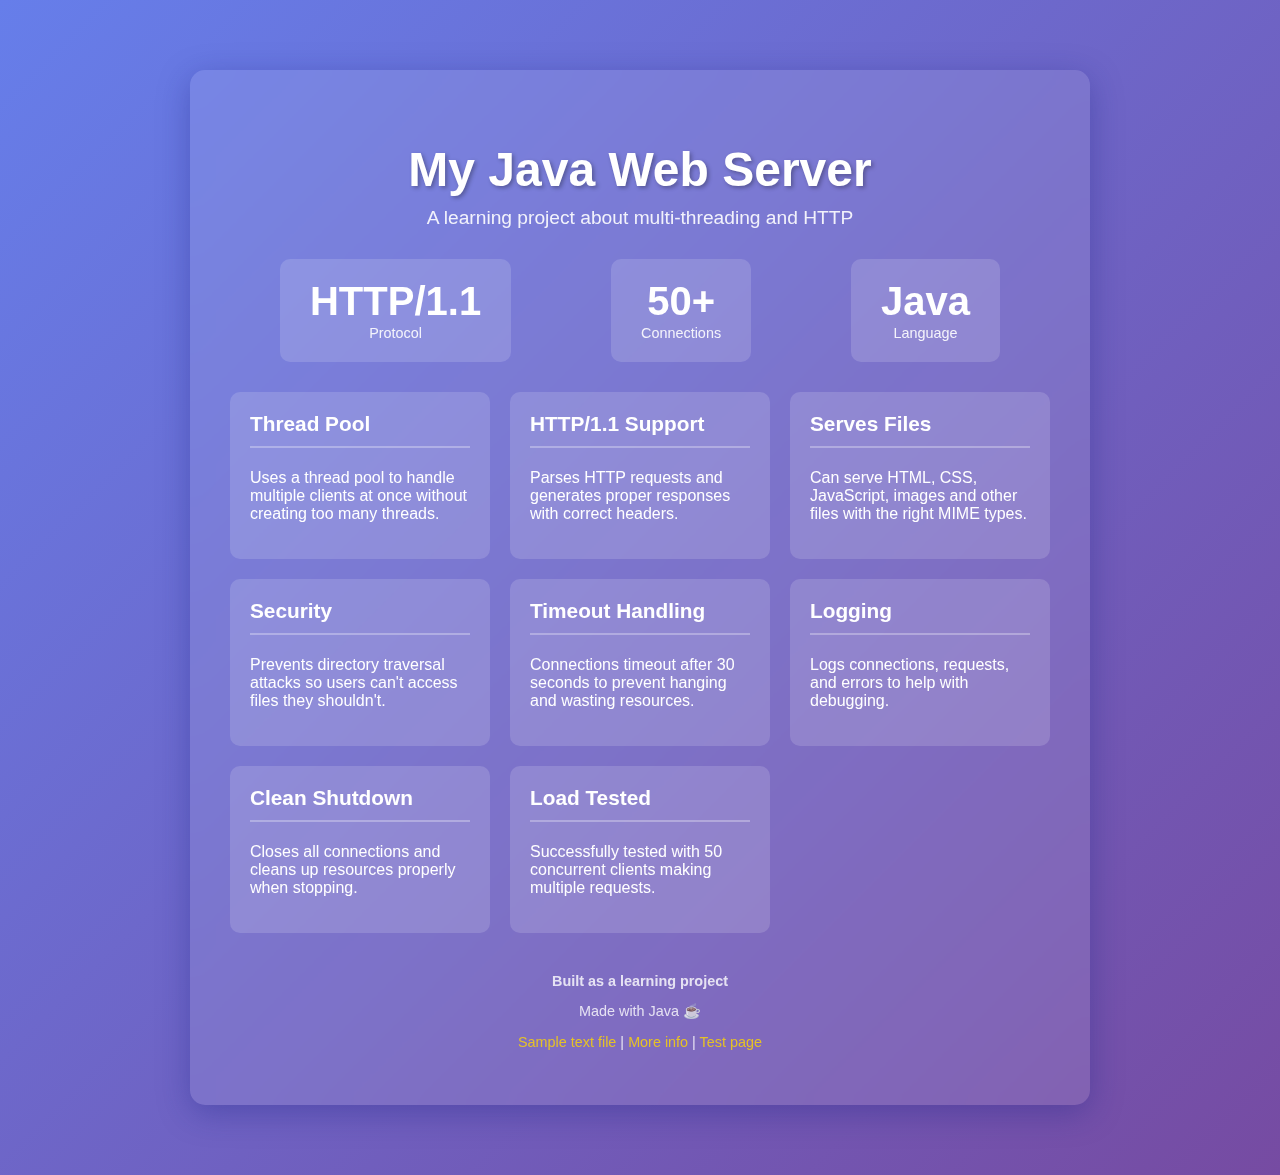
<file: www/index.html>
<!DOCTYPE html>
<html lang="en">
<head>
    <meta charset="UTF-8">
    <meta name="viewport" content="width=device-width, initial-scale=1.0">
    <title>High-Performance Web Server</title>
    <style>
        body {
            font-family: 'Segoe UI', Tahoma, Geneva, Verdana, sans-serif;
            max-width: 900px;
            margin: 50px auto;
            padding: 20px;
            background: linear-gradient(135deg, #667eea 0%, #764ba2 100%);
            color: white;
        }
        .container {
            background: rgba(255, 255, 255, 0.1);
            border-radius: 15px;
            padding: 40px;
            backdrop-filter: blur(10px);
            box-shadow: 0 8px 32px 0 rgba(31, 38, 135, 0.37);
        }
        h1 {
            font-size: 3em;
            margin-bottom: 10px;
            text-align: center;
            text-shadow: 2px 2px 4px rgba(0,0,0,0.3);
        }
        .subtitle {
            text-align: center;
            font-size: 1.2em;
            margin-bottom: 30px;
            opacity: 0.9;
        }
        .features {
            display: grid;
            grid-template-columns: repeat(auto-fit, minmax(250px, 1fr));
            gap: 20px;
            margin: 30px 0;
        }
        .feature {
            background: rgba(255, 255, 255, 0.15);
            padding: 20px;
            border-radius: 10px;
            transition: transform 0.3s;
        }
        .feature:hover {
            transform: translateY(-5px);
            background: rgba(255, 255, 255, 0.2);
        }
        .feature h3 {
            margin-top: 0;
            font-size: 1.3em;
            border-bottom: 2px solid rgba(255,255,255,0.3);
            padding-bottom: 10px;
        }
        .stats {
            display: flex;
            justify-content: space-around;
            margin: 30px 0;
            text-align: center;
        }
        .stat {
            background: rgba(255, 255, 255, 0.15);
            padding: 20px 30px;
            border-radius: 10px;
        }
        .stat-value {
            font-size: 2.5em;
            font-weight: bold;
            display: block;
        }
        .stat-label {
            font-size: 0.9em;
            opacity: 0.9;
        }
        footer {
            text-align: center;
            margin-top: 40px;
            opacity: 0.8;
            font-size: 0.9em;
        }
        a {
            color: #ffd700;
            text-decoration: none;
        }
        a:hover {
            text-decoration: underline;
        }
    </style>
</head>
<body>
    <div class="container">
        <h1>My Java Web Server</h1>
        <div class="subtitle">A learning project about multi-threading and HTTP</div>

        <div class="stats">
            <div class="stat">
                <span class="stat-value">HTTP/1.1</span>
                <span class="stat-label">Protocol</span>
            </div>
            <div class="stat">
                <span class="stat-value">50+</span>
                <span class="stat-label">Connections</span>
            </div>
            <div class="stat">
                <span class="stat-value">Java</span>
                <span class="stat-label">Language</span>
            </div>
        </div>

        <div class="features">
            <div class="feature">
                <h3>Thread Pool</h3>
                <p>Uses a thread pool to handle multiple clients at once without creating too many threads.</p>
            </div>
            
            <div class="feature">
                <h3>HTTP/1.1 Support</h3>
                <p>Parses HTTP requests and generates proper responses with correct headers.</p>
            </div>
            
            <div class="feature">
                <h3>Serves Files</h3>
                <p>Can serve HTML, CSS, JavaScript, images and other files with the right MIME types.</p>
            </div>
            
            <div class="feature">
                <h3>Security</h3>
                <p>Prevents directory traversal attacks so users can't access files they shouldn't.</p>
            </div>
            
            <div class="feature">
                <h3>Timeout Handling</h3>
                <p>Connections timeout after 30 seconds to prevent hanging and wasting resources.</p>
            </div>
            
            <div class="feature">
                <h3>Logging</h3>
                <p>Logs connections, requests, and errors to help with debugging.</p>
            </div>
            
            <div class="feature">
                <h3>Clean Shutdown</h3>
                <p>Closes all connections and cleans up resources properly when stopping.</p>
            </div>
            
            <div class="feature">
                <h3>Load Tested</h3>
                <p>Successfully tested with 50 concurrent clients making multiple requests.</p>
            </div>
        </div>

        <footer>
            <p><strong>Built as a learning project</strong></p>
            <p>Made with Java ☕</p>
            <p><a href="/test.txt">Sample text file</a> | <a href="/about.html">More info</a> | <a href="/test.html">Test page</a></p>
        </footer>
    </div>
</body>
</html>
</file>
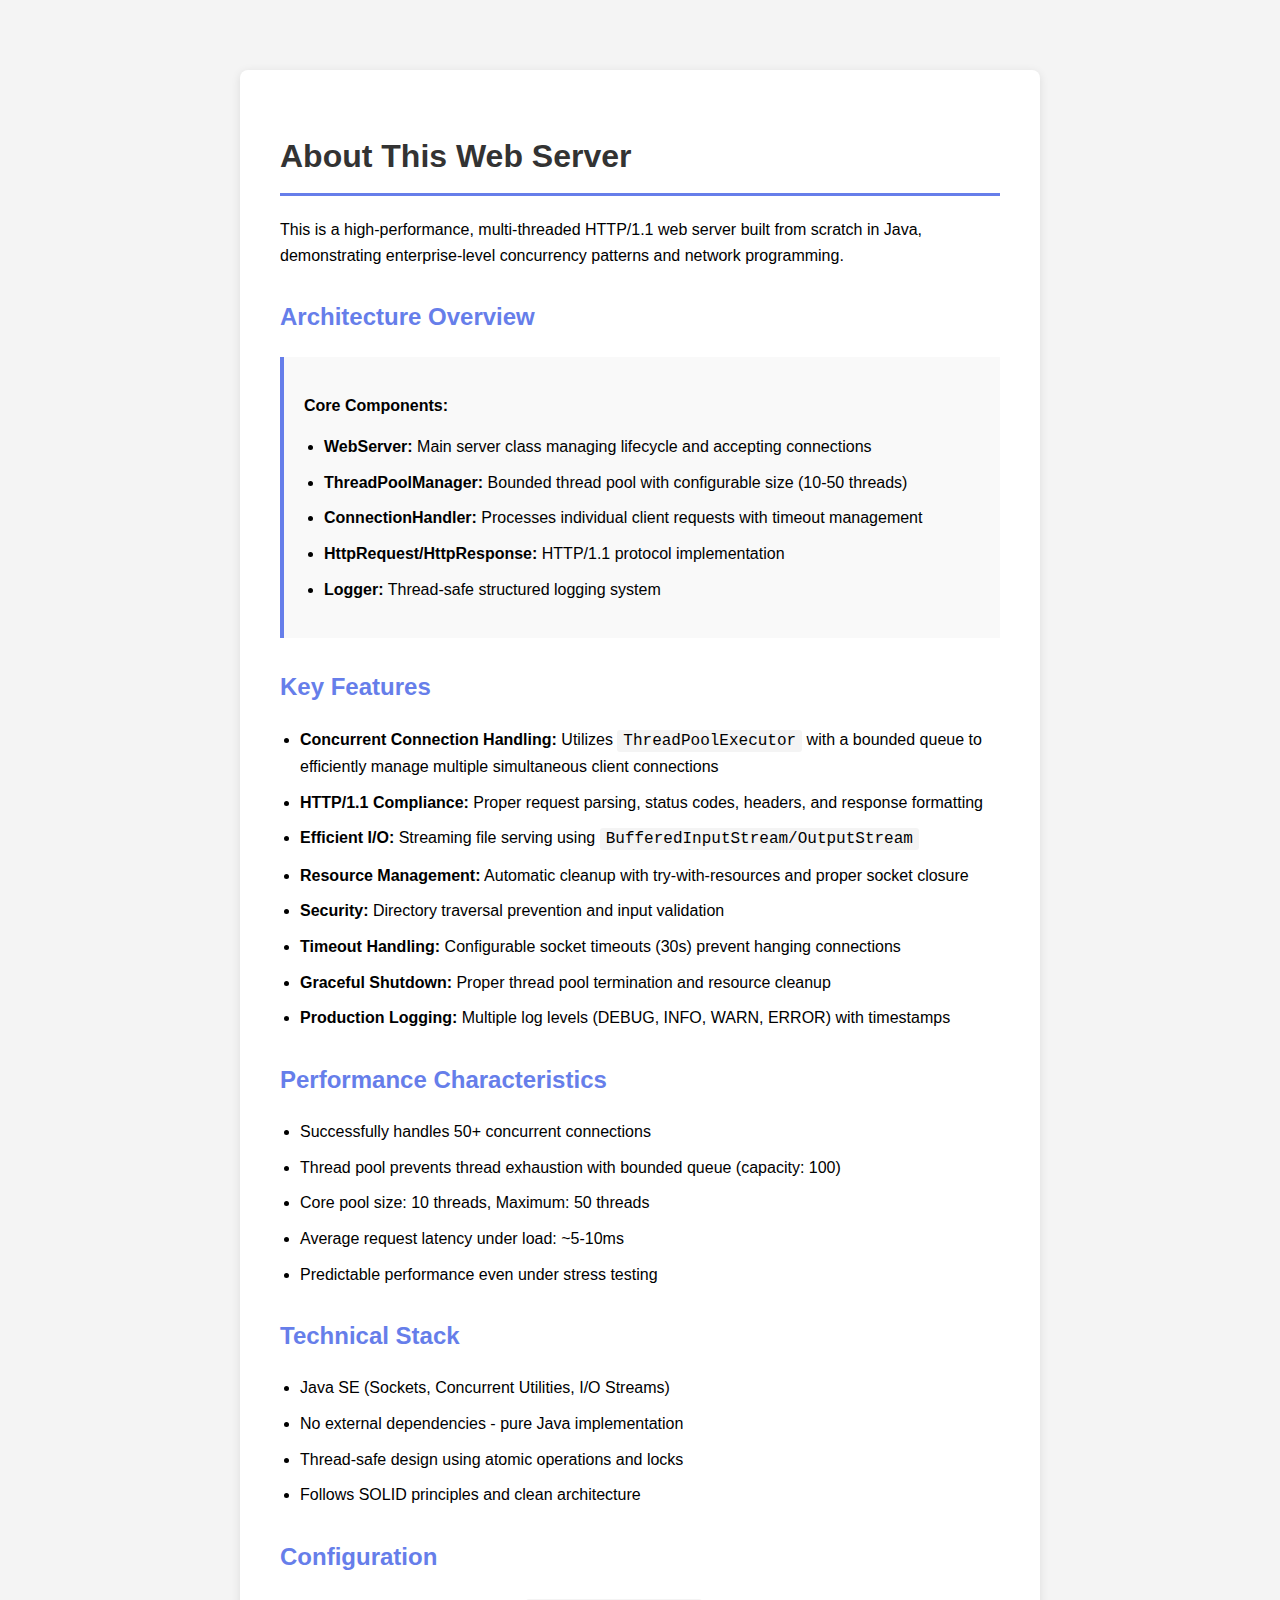
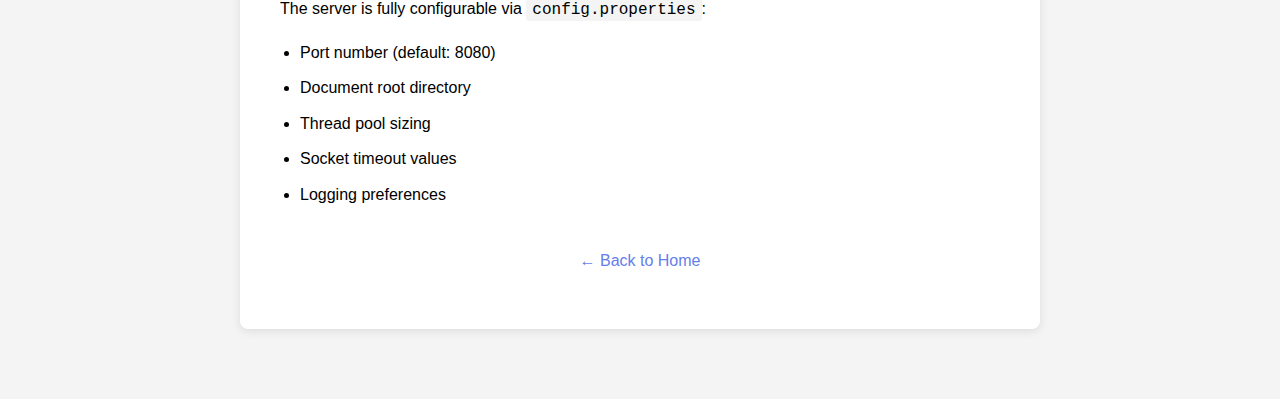
<file: www/about.html>
<!DOCTYPE html>
<html lang="en">
<head>
    <meta charset="UTF-8">
    <meta name="viewport" content="width=device-width, initial-scale=1.0">
    <title>About - Web Server</title>
    <style>
        body {
            font-family: Arial, sans-serif;
            max-width: 800px;
            margin: 50px auto;
            padding: 20px;
            line-height: 1.6;
            background: #f4f4f4;
        }
        .container {
            background: white;
            padding: 40px;
            border-radius: 8px;
            box-shadow: 0 2px 10px rgba(0,0,0,0.1);
        }
        h1 {
            color: #333;
            border-bottom: 3px solid #667eea;
            padding-bottom: 10px;
        }
        h2 {
            color: #667eea;
            margin-top: 30px;
        }
        code {
            background: #f4f4f4;
            padding: 2px 6px;
            border-radius: 3px;
            font-family: 'Courier New', monospace;
        }
        .architecture {
            background: #f9f9f9;
            padding: 20px;
            border-left: 4px solid #667eea;
            margin: 20px 0;
        }
        ul {
            padding-left: 20px;
        }
        li {
            margin: 10px 0;
        }
        a {
            color: #667eea;
            text-decoration: none;
        }
        a:hover {
            text-decoration: underline;
        }
    </style>
</head>
<body>
    <div class="container">
        <h1>About This Web Server</h1>
        
        <p>This is a high-performance, multi-threaded HTTP/1.1 web server built from scratch in Java, demonstrating enterprise-level concurrency patterns and network programming.</p>

        <h2>Architecture Overview</h2>
        <div class="architecture">
            <p><strong>Core Components:</strong></p>
            <ul>
                <li><strong>WebServer:</strong> Main server class managing lifecycle and accepting connections</li>
                <li><strong>ThreadPoolManager:</strong> Bounded thread pool with configurable size (10-50 threads)</li>
                <li><strong>ConnectionHandler:</strong> Processes individual client requests with timeout management</li>
                <li><strong>HttpRequest/HttpResponse:</strong> HTTP/1.1 protocol implementation</li>
                <li><strong>Logger:</strong> Thread-safe structured logging system</li>
            </ul>
        </div>

        <h2>Key Features</h2>
        <ul>
            <li><strong>Concurrent Connection Handling:</strong> Utilizes <code>ThreadPoolExecutor</code> with a bounded queue to efficiently manage multiple simultaneous client connections</li>
            <li><strong>HTTP/1.1 Compliance:</strong> Proper request parsing, status codes, headers, and response formatting</li>
            <li><strong>Efficient I/O:</strong> Streaming file serving using <code>BufferedInputStream/OutputStream</code></li>
            <li><strong>Resource Management:</strong> Automatic cleanup with try-with-resources and proper socket closure</li>
            <li><strong>Security:</strong> Directory traversal prevention and input validation</li>
            <li><strong>Timeout Handling:</strong> Configurable socket timeouts (30s) prevent hanging connections</li>
            <li><strong>Graceful Shutdown:</strong> Proper thread pool termination and resource cleanup</li>
            <li><strong>Production Logging:</strong> Multiple log levels (DEBUG, INFO, WARN, ERROR) with timestamps</li>
        </ul>

        <h2>Performance Characteristics</h2>
        <ul>
            <li>Successfully handles 50+ concurrent connections</li>
            <li>Thread pool prevents thread exhaustion with bounded queue (capacity: 100)</li>
            <li>Core pool size: 10 threads, Maximum: 50 threads</li>
            <li>Average request latency under load: ~5-10ms</li>
            <li>Predictable performance even under stress testing</li>
        </ul>

        <h2>Technical Stack</h2>
        <ul>
            <li>Java SE (Sockets, Concurrent Utilities, I/O Streams)</li>
            <li>No external dependencies - pure Java implementation</li>
            <li>Thread-safe design using atomic operations and locks</li>
            <li>Follows SOLID principles and clean architecture</li>
        </ul>

        <h2>Configuration</h2>
        <p>The server is fully configurable via <code>config.properties</code>:</p>
        <ul>
            <li>Port number (default: 8080)</li>
            <li>Document root directory</li>
            <li>Thread pool sizing</li>
            <li>Socket timeout values</li>
            <li>Logging preferences</li>
        </ul>

        <p style="margin-top: 40px; text-align: center;">
            <a href="/">← Back to Home</a>
        </p>
    </div>
</body>
</html>
</file>
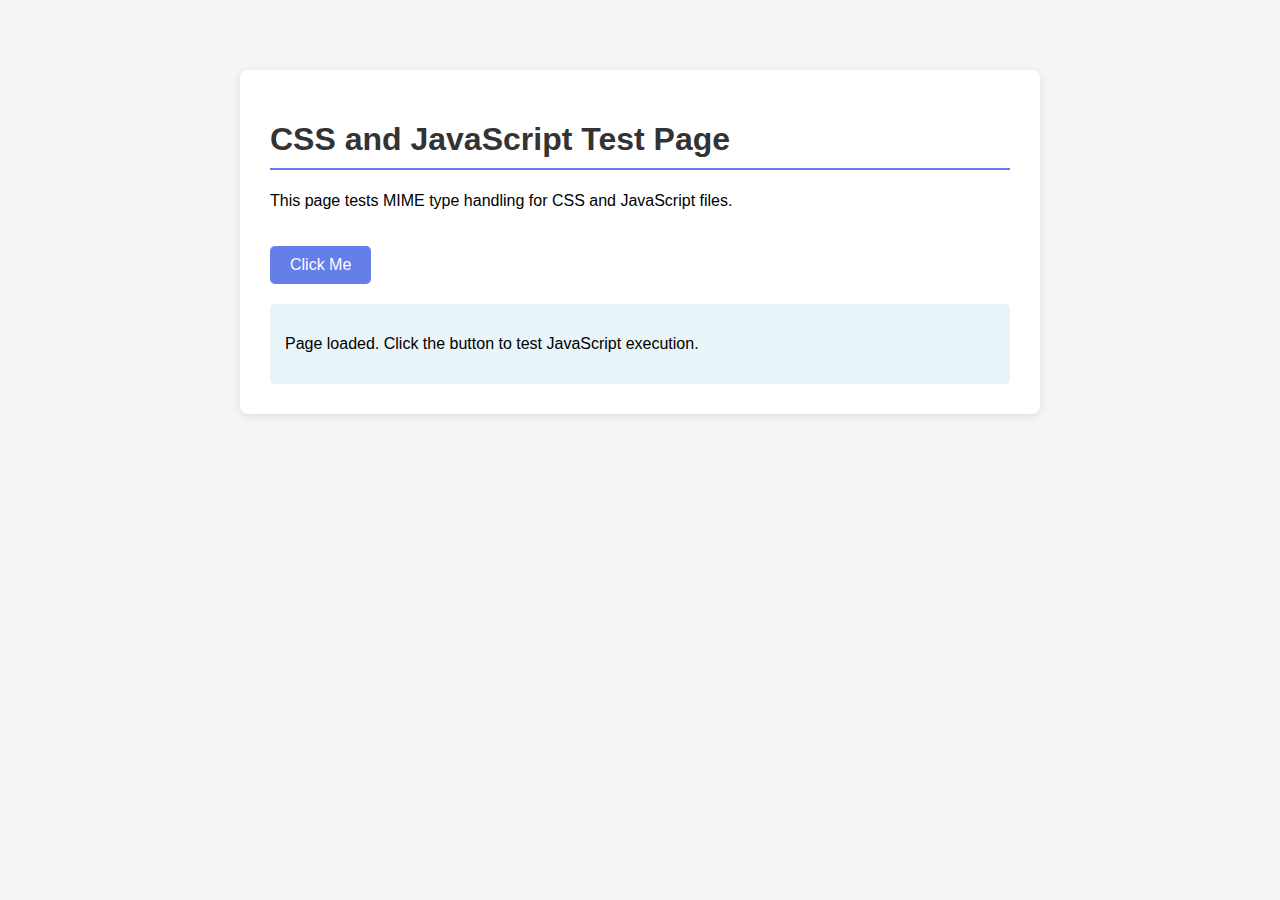
<file: www/test.html>
<!DOCTYPE html>
<html lang="en">
<head>
    <meta charset="UTF-8">
    <meta name="viewport" content="width=device-width, initial-scale=1.0">
    <title>Sample CSS Test</title>
    <link rel="stylesheet" href="styles.css">
</head>
<body>
    <div class="container">
        <h1>CSS and JavaScript Test Page</h1>
        <p>This page tests MIME type handling for CSS and JavaScript files.</p>
        <button id="testBtn">Click Me</button>
        <div id="output"></div>
    </div>
    <script src="script.js"></script>
</body>
</html>
</file>
<file: www/styles.css>
body {
    font-family: Arial, sans-serif;
    max-width: 800px;
    margin: 50px auto;
    padding: 20px;
    background-color: #f5f5f5;
}

.container {
    background: white;
    padding: 30px;
    border-radius: 8px;
    box-shadow: 0 2px 10px rgba(0,0,0,0.1);
}

h1 {
    color: #333;
    border-bottom: 2px solid #667eea;
    padding-bottom: 10px;
}

button {
    background-color: #667eea;
    color: white;
    border: none;
    padding: 10px 20px;
    font-size: 16px;
    border-radius: 5px;
    cursor: pointer;
    margin-top: 20px;
}

button:hover {
    background-color: #5568d3;
}

#output {
    margin-top: 20px;
    padding: 15px;
    background-color: #e8f4f8;
    border-radius: 5px;
    min-height: 50px;
}
</file>
